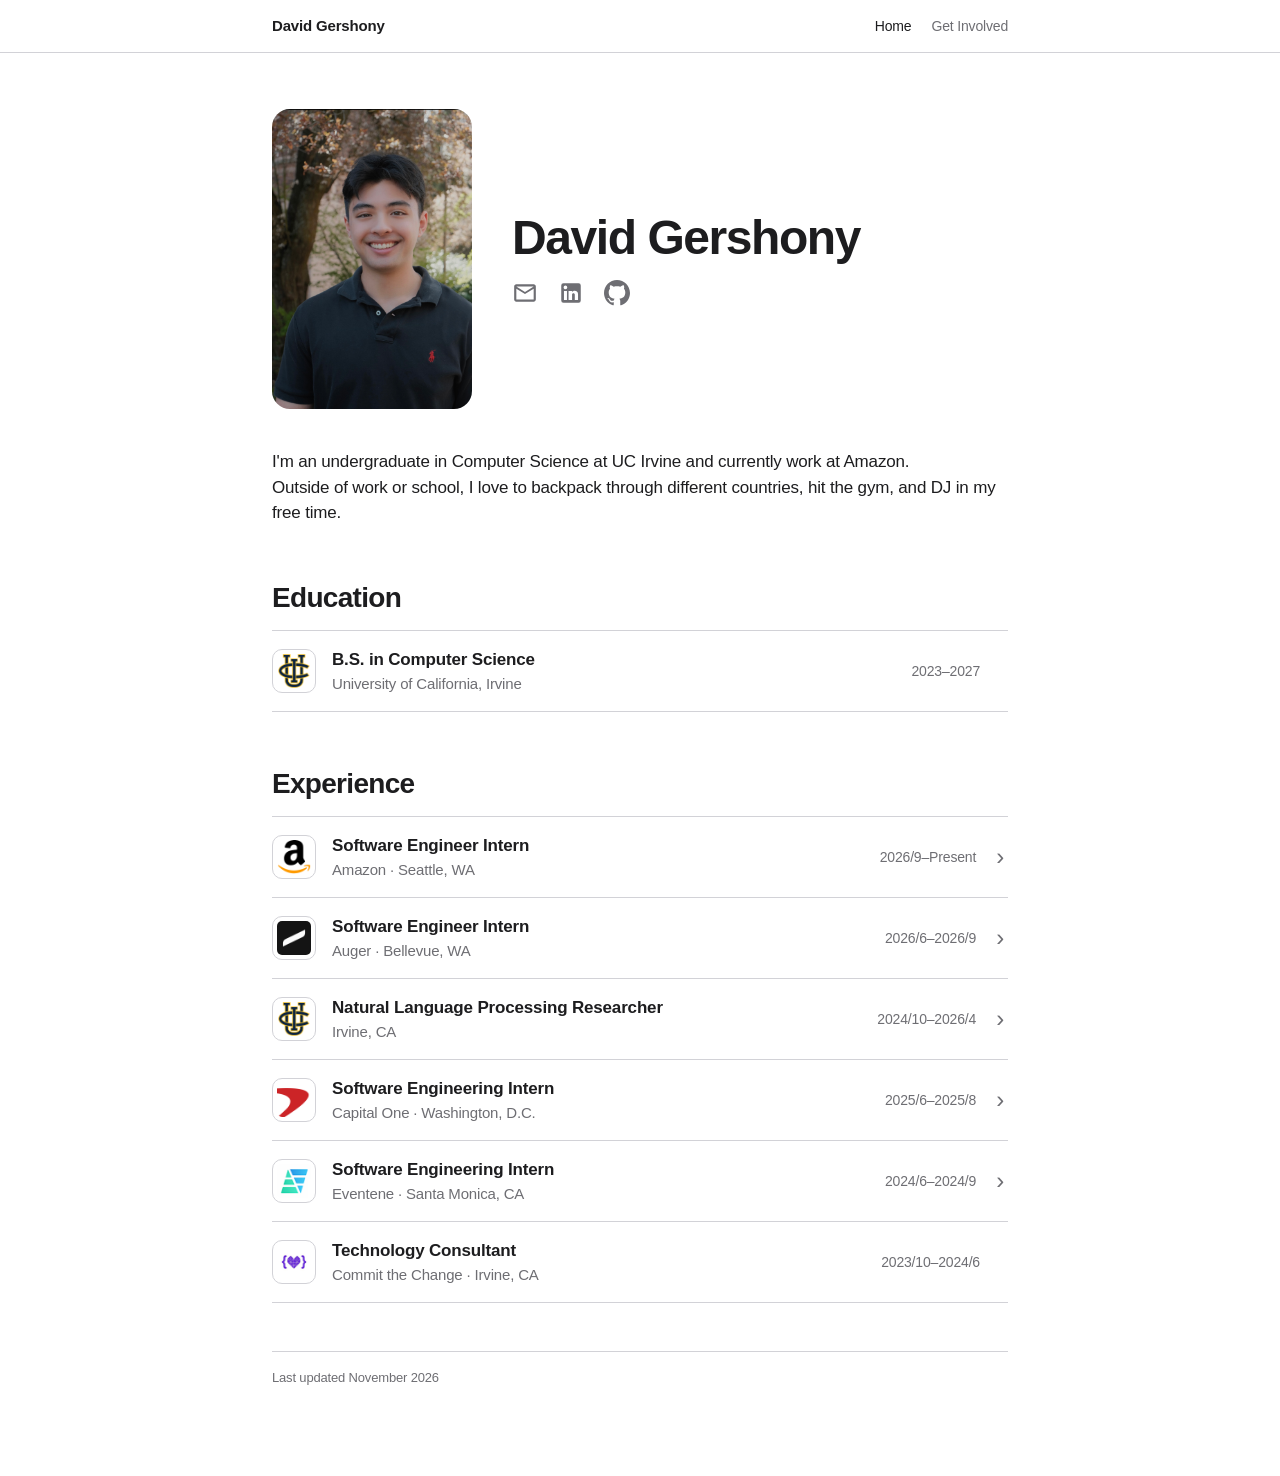
<file: index.html>
<!DOCTYPE html>
<html lang="en">
<head>
    <meta charset="UTF-8">
    <meta name="viewport" content="width=device-width, initial-scale=1.0">
    <meta name="format-detection" content="telephone=no">
    <title>David Gershony</title>
    <meta name="author" content="David Gershony">
    <meta name="description" content="Homepage of David Gershony">
    <link rel="stylesheet" href="style.css">
</head>
<body>
<nav class="nav"><div class="nav-inner">
    <a class="nav-brand" href="index.html">David Gershony</a>
    <div class="nav-links"><a href="index.html" aria-current="page">Home</a><a href="open-projects.html">Get Involved</a></div>
</div></nav>
<div class="container">

<div class="header">
    <div class="header-photo">
        <img src="images/headshot.jpg" alt="David Gershony">
    </div>
    <div class="header-info">
        <h1>David Gershony</h1>
        <div class="social-icons">
            <a href="mailto:david.gershony.7@gmail.com" aria-label="Email" title="Email">
                <svg viewBox="0 0 24 24"><path d="M22 6C22 4.9 21.1 4 20 4H4C2.9 4 2 4.9 2 6V18C2 19.1 2.9 20 4 20H20C21.1 20 22 19.1 22 18V6ZM20 6L12 11L4 6H20ZM20 18H4V8L12 13L20 8V18Z"/></svg>
            </a>
            <a href="https://linkedin.com/in/david-gershony" target="_blank" aria-label="LinkedIn" title="LinkedIn">
                <svg viewBox="0 0 24 24"><path d="M19 3A2 2 0 0 1 21 5V19A2 2 0 0 1 19 21H5A2 2 0 0 1 3 19V5A2 2 0 0 1 5 3H19M18.5 18.5V13.2A3.26 3.26 0 0 0 15.24 9.94C14.39 9.94 13.4 10.46 13 11.18V10.13H9.75V18.5H13V13.57C13 12.8 13.44 12.25 14.2 12.25C14.96 12.25 15.5 12.8 15.5 13.57V18.5H18.5M6.88 8.56A1.68 1.68 0 0 0 8.56 6.88C8.56 6 7.76 5.19 6.88 5.19C6 5.19 5.19 6 5.19 6.88C5.19 7.76 6 8.56 6.88 8.56M8.27 18.5V10.13H5.5V18.5H8.27Z"/></svg>
            </a>
            <a href="https://github.com/gdavid7" target="_blank" aria-label="GitHub" title="GitHub">
                <svg viewBox="0 0 24 24"><path d="M12 0c-6.626 0-12 5.373-12 12 0 5.302 3.438 9.8 8.207 11.387.599.111.793-.261.793-.577v-2.234c-3.338.726-4.033-1.416-4.033-1.416-.546-1.387-1.333-1.756-1.333-1.756-1.089-.745.083-.729.083-.729 1.205.084 1.839 1.237 1.839 1.237 1.07 1.834 2.807 1.304 3.492.997.107-.775.418-1.305.762-1.604-2.665-.305-5.467-1.334-5.467-5.931 0-1.311.469-2.381 1.236-3.221-.124-.303-.535-1.524.117-3.176 0 0 1.008-.322 3.301 1.23.957-.266 1.983-.399 3.003-.404 1.02.005 2.047.138 3.006.404 2.291-1.552 3.297-1.23 3.297-1.23.653 1.653.242 2.874.118 3.176.77.84 1.235 1.911 1.235 3.221 0 4.609-2.807 5.624-5.479 5.921.43.372.823 1.102.823 2.222v3.293c0 .319.192.694.801.576 4.765-1.589 8.199-6.086 8.199-11.386 0-6.627-5.373-12-12-12z"/></svg>
            </a>
        </div>
    </div>
</div>

<p class="intro">
I'm an undergraduate in Computer Science at UC Irvine and currently work at Amazon.<br>
Outside of work or school, I love to backpack through different countries, hit the gym, and DJ in my free time.
</p>

<h3 id="education">Education</h3>
<div class="items">
    <button type="button" class="item" data-slug="uci" data-url="https://uci.edu/">
        <img class="logo" src="images/logos/uci.png" alt="UC Irvine logo" width="44" height="44">
        <div class="item-main">
            <div class="item-title">B.S. in Computer Science</div>
            <div class="item-sub">University of California, Irvine</div>
        </div>
        <div class="item-date">2023&ndash;2027</div>
    </button>
</div>

<h3 id="experience">Experience</h3>
<div class="items">
    <button type="button" class="item" data-slug="amazon" data-url="https://www.amazon.com/">
        <img class="logo" src="images/logos/amazon.png" alt="Amazon logo" width="44" height="44">
        <div class="item-main">
            <div class="item-title">Software Engineer Intern</div>
            <div class="item-sub">Amazon &middot; Seattle, WA</div>
        </div>
        <div class="item-date">2026/9&ndash;Present</div>
    </button>
    <button type="button" class="item" data-slug="auger" data-url="https://www.auger.com/">
        <img class="logo" src="images/logos/auger.png" alt="Auger logo" width="44" height="44">
        <div class="item-main">
            <div class="item-title">Software Engineer Intern</div>
            <div class="item-sub">Auger &middot; Bellevue, WA</div>
        </div>
        <div class="item-date">2026/6&ndash;2026/9</div>
    </button>
    <button type="button" class="item" data-slug="research" data-url="">
        <img class="logo" src="images/logos/uci.png" alt="UC Irvine logo" width="44" height="44">
        <div class="item-main">
            <div class="item-title">Natural Language Processing Researcher</div>
            <div class="item-sub">Irvine, CA</div>
        </div>
        <div class="item-date">2024/10&ndash;2026/4</div>
    </button>
    <button type="button" class="item" data-slug="capital-one" data-url="https://www.capitalone.com/">
        <img class="logo" src="images/logos/capitalone.png" alt="Capital One logo" width="44" height="44">
        <div class="item-main">
            <div class="item-title">Software Engineering Intern</div>
            <div class="item-sub">Capital One &middot; Washington, D.C.</div>
        </div>
        <div class="item-date">2025/6&ndash;2025/8</div>
    </button>
    <button type="button" class="item" data-slug="eventene" data-url="https://www.eventene.com/">
        <img class="logo" src="images/logos/eventene.png" alt="Eventene logo" width="44" height="44">
        <div class="item-main">
            <div class="item-title">Software Engineering Intern</div>
            <div class="item-sub">Eventene &middot; Santa Monica, CA</div>
        </div>
        <div class="item-date">2024/6&ndash;2024/9</div>
    </button>
    <button type="button" class="item" data-slug="commit-the-change" data-url="https://github.com/ctc-uci">
        <img class="logo" src="images/logos/ctc.jpg" alt="Commit the Change logo" width="44" height="44">
        <div class="item-main">
            <div class="item-title">Technology Consultant</div>
            <div class="item-sub">Commit the Change &middot; Irvine, CA</div>
        </div>
        <div class="item-date">2023/10&ndash;2024/6</div>
    </button>
</div>

<hr/>
<p class="last-update">Last updated November 2026</p>

</div>

<dialog id="detail" aria-labelledby="detail-title">
    <div class="detail-inner">
        <div class="detail-head">
            <img class="logo" id="detail-logo" alt="" width="44" height="44">
            <div class="item-main">
                <div class="item-title" id="detail-title"></div>
                <div class="item-sub" id="detail-sub"></div>
                <div class="item-date" id="detail-date"></div>
            </div>
            <button type="button" class="detail-close" id="detail-close" aria-label="Close">&times;</button>
        </div>
        <div class="md" id="detail-body"></div>
        <a class="detail-visit" id="detail-visit" target="_blank" rel="noopener">Visit website &#8599;</a>
    </div>
</dialog>

<script src="vendor/marked.min.js"></script>
<script src="vendor/purify.min.js"></script>
<script src="details.js"></script>
</body>
</html>
</file>
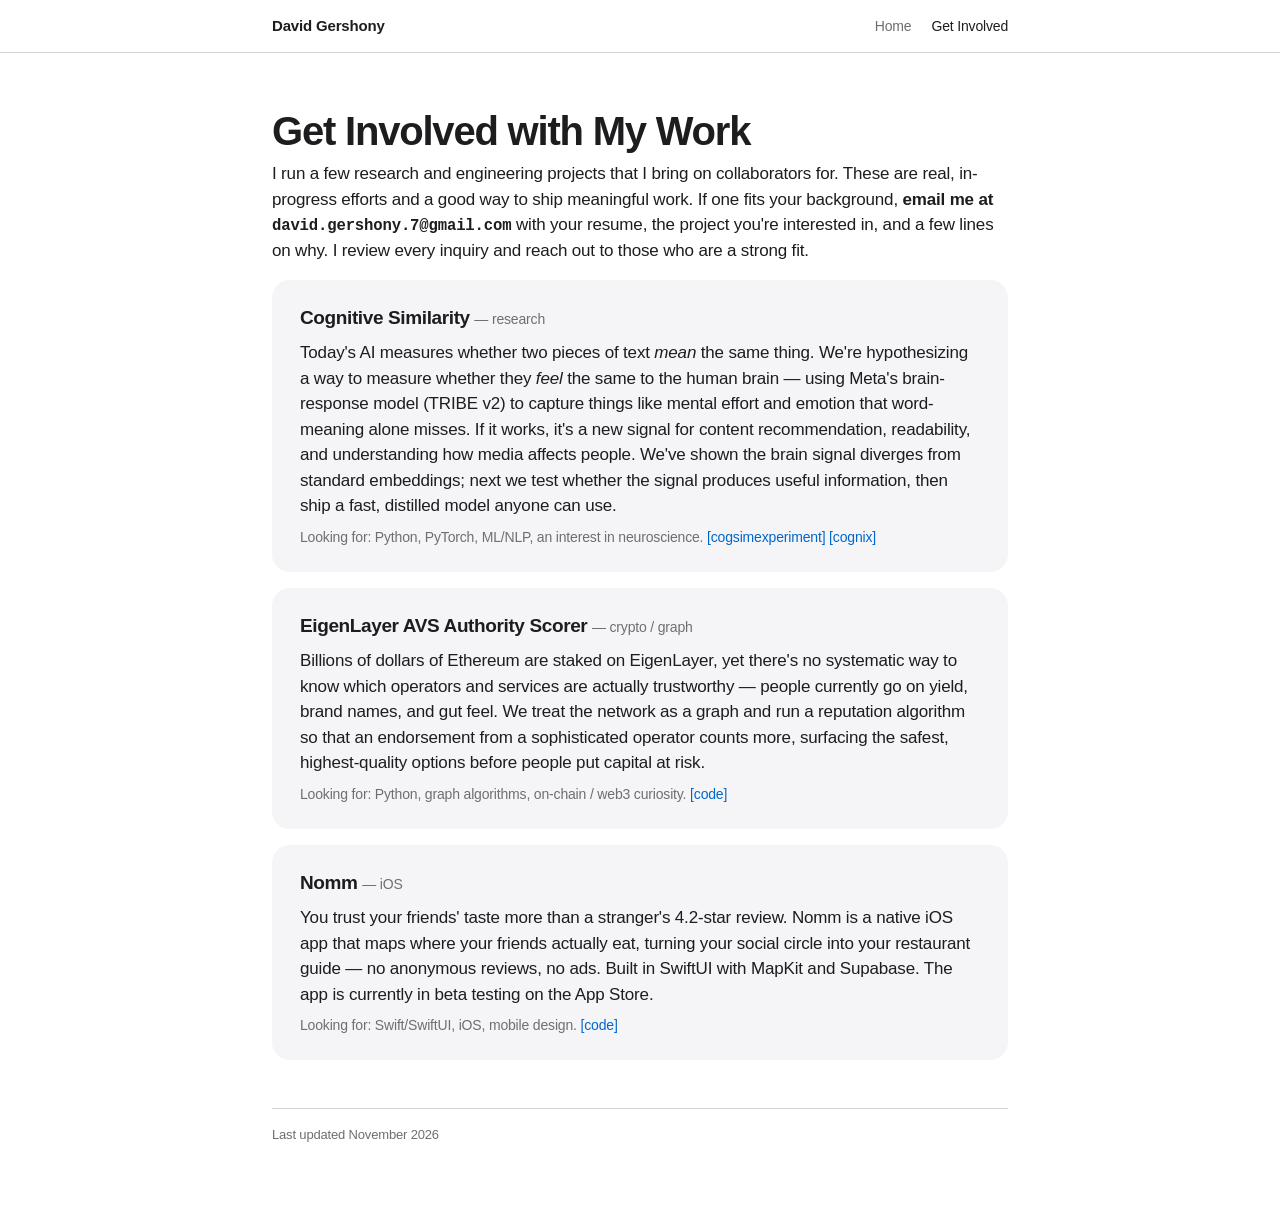
<file: open-projects.html>
<!DOCTYPE html>
<html lang="en">
<head>
    <meta charset="UTF-8">
    <meta name="viewport" content="width=device-width, initial-scale=1.0">
    <meta name="format-detection" content="telephone=no">
    <title>David Gershony &mdash; Open Projects</title>
    <link rel="stylesheet" href="style.css">
</head>
<body>
<nav class="nav"><div class="nav-inner">
    <a class="nav-brand" href="index.html">David Gershony</a>
    <div class="nav-links"><a href="index.html">Home</a><a href="open-projects.html" aria-current="page">Get Involved</a></div>
</div></nav>
<div class="container">


<h1 class="page-title">Get Involved with My Work</h1>
<p>
I run a few research and engineering projects that I bring on collaborators for. These are real, in-progress efforts and a good way to ship meaningful work. If one fits your background, <b>email me at <tt>david.gershony.7@gmail.com</tt></b> with your resume, the project you're interested in, and a few lines on why. I review every inquiry and reach out to those who are a strong fit.
</p>

<div class="entry">
    <p><span class="entry-title">Cognitive Similarity</span> <span class="entry-meta">&mdash; research</span></p>
    <p>Today's AI measures whether two pieces of text <i>mean</i> the same thing. We're hypothesizing a way to measure whether they <i>feel</i> the same to the human brain &mdash; using Meta's brain-response model (TRIBE v2) to capture things like mental effort and emotion that word-meaning alone misses. If it works, it's a new signal for content recommendation, readability, and understanding how media affects people. We've shown the brain signal diverges from standard embeddings; next we test whether the signal produces useful information, then ship a fast, distilled model anyone can use.</p>
    <p class="entry-meta">Looking for: Python, PyTorch, ML/NLP, an interest in neuroscience. <a href="https://github.com/gdavid7/cogsimexperiment" target="_blank">[cogsimexperiment]</a> <a href="https://github.com/gdavid7/cognix" target="_blank">[cognix]</a></p>
</div>

<div class="entry">
    <p><span class="entry-title">EigenLayer AVS Authority Scorer</span> <span class="entry-meta">&mdash; crypto / graph</span></p>
    <p>Billions of dollars of Ethereum are staked on EigenLayer, yet there's no systematic way to know which operators and services are actually trustworthy &mdash; people currently go on yield, brand names, and gut feel. We treat the network as a graph and run a reputation algorithm so that an endorsement from a sophisticated operator counts more, surfacing the safest, highest-quality options before people put capital at risk.</p>
    <p class="entry-meta">Looking for: Python, graph algorithms, on-chain / web3 curiosity. <a href="https://github.com/gdavid7/avs-authority-score" target="_blank">[code]</a></p>
</div>

<div class="entry">
    <p><span class="entry-title">Nomm</span> <span class="entry-meta">&mdash; iOS</span></p>
    <p>You trust your friends' taste more than a stranger's 4.2-star review. Nomm is a native iOS app that maps where your friends actually eat, turning your social circle into your restaurant guide &mdash; no anonymous reviews, no ads. Built in SwiftUI with MapKit and Supabase. The app is currently in beta testing on the App Store.</p>
    <p class="entry-meta">Looking for: Swift/SwiftUI, iOS, mobile design. <a href="https://github.com/gdavid7/nomm" target="_blank">[code]</a></p>
</div>

<hr/>
<p class="last-update">Last updated November 2026</p>

</div>
</body>
</html>
</file>
<file: style.css>
:root {
    --bg: #ffffff;
    --bg-alt: #f5f5f7;
    --text: #1d1d1f;
    --text-2: #6e6e73;
    --line: #d2d2d7;
    --link: #0066cc;
    --nav-bg: rgba(255, 255, 255, 0.72);
}

* { box-sizing: border-box; }

html { -webkit-text-size-adjust: 100%; }

body {
    font-family: -apple-system, BlinkMacSystemFont, "SF Pro Text", "Helvetica Neue", Helvetica, Arial, sans-serif;
    font-size: 17px;
    line-height: 1.5;
    letter-spacing: -0.01em;
    color: var(--text);
    background: var(--bg);
    margin: 0;
    -webkit-font-smoothing: antialiased;
}

a { color: var(--link); text-decoration: none; }
a:hover { text-decoration: underline; }
a:focus-visible { outline: 2px solid var(--link); outline-offset: 3px; border-radius: 4px; }

/* Navigation */
.nav {
    position: sticky;
    top: 0;
    z-index: 10;
    background: var(--nav-bg);
    -webkit-backdrop-filter: saturate(180%) blur(20px);
    backdrop-filter: saturate(180%) blur(20px);
    border-bottom: 1px solid var(--line);
}

.nav-inner {
    max-width: 780px;
    margin: 0 auto;
    padding: 0 22px;
    height: 52px;
    display: flex;
    align-items: center;
    justify-content: space-between;
    gap: 16px;
}

.nav-brand { font-weight: 600; color: var(--text); font-size: 15px; white-space: nowrap; }
.nav-brand:hover { text-decoration: none; }

.nav-links { display: flex; gap: 20px; }
.nav-links a { color: var(--text-2); font-size: 14px; white-space: nowrap; }
.nav-links a:hover { color: var(--text); text-decoration: none; }
.nav-links a[aria-current="page"] { color: var(--text); }

/* Layout */
.container {
    max-width: 780px;
    margin: 0 auto;
    padding: 56px 22px 72px;
}

/* Header */
.header {
    display: flex;
    gap: 40px;
    align-items: center;
}

.header-photo {
    width: 200px;
    flex-shrink: 0;
}

.header-photo img {
    width: 100%;
    height: auto;
    display: block;
    border-radius: 18px;
}

.header-info { flex: 1; min-width: 0; }

.header h1 {
    font-size: 48px;
    line-height: 1.08;
    font-weight: 600;
    letter-spacing: -0.03em;
    margin: 0 0 12px;
}

.header p { margin: 0 0 12px; color: var(--text-2); }
.position { font-size: 19px; }
.header b { color: var(--text); font-weight: 600; }

.social-icons { display: flex; gap: 20px; margin-top: 16px; }
.social-icons a { display: inline-flex; align-items: center; padding: 6px; margin: -6px; }
.social-icons svg { width: 26px; height: 26px; fill: var(--text-2); transition: fill 0.2s; }
.social-icons a:hover svg { fill: var(--text); }

/* Callout */
.callout {
    display: flex;
    align-items: center;
    justify-content: space-between;
    gap: 20px;
    background: var(--bg-alt);
    border-radius: 18px;
    padding: 24px 28px;
    margin: 48px 0 40px;
    color: var(--text);
    transition: transform 0.2s ease;
}

.callout:hover { text-decoration: none; transform: scale(1.01); }
.callout-body { min-width: 0; }
.callout-title { display: block; font-weight: 600; font-size: 21px; letter-spacing: -0.02em; }
.callout-text { display: block; color: var(--text-2); font-size: 15px; margin-top: 4px; }
.callout-arrow { flex-shrink: 0; font-size: 24px; color: var(--link); transition: transform 0.2s ease; }
.callout:hover .callout-arrow { transform: translateX(4px); }

/* Content */
h2, h3 {
    font-size: 28px;
    line-height: 1.15;
    font-weight: 600;
    letter-spacing: -0.025em;
    margin: 56px 0 16px;
}

.page-title {
    font-size: 40px;
    line-height: 1.1;
    font-weight: 600;
    letter-spacing: -0.03em;
    margin: 0 0 8px;
}

.lead { font-size: 21px; line-height: 1.4; letter-spacing: -0.015em; }

p { margin: 0 0 16px; }

ul { list-style: none; padding: 0; margin: 0; }

ul li {
    padding: 14px 0;
    border-top: 1px solid var(--line);
}
ul li:last-child { border-bottom: 1px solid var(--line); }

tt { font-family: ui-monospace, "SF Mono", Menlo, monospace; font-size: 0.92em; }

hr { border: none; border-top: 1px solid var(--line); margin: 48px 0 0; }

.last-update { color: var(--text-2); font-size: 13px; margin-top: 16px; }

/* Project / research entries */
.entry {
    background: var(--bg-alt);
    border-radius: 18px;
    padding: 24px 28px;
    margin-bottom: 16px;
}

.entry p { margin: 0 0 8px; }
.entry p:last-child { margin-bottom: 0; }
.entry-title { font-weight: 600; font-size: 19px; letter-spacing: -0.02em; }
.entry-meta { color: var(--text-2); font-size: 14px; }

.entry-photo { margin: 16px 0 0; }
.entry-photo img { width: 100%; height: auto; display: block; border-radius: 12px; }
.entry-photo figcaption { color: var(--text-2); font-size: 13px; margin-top: 8px; }

/* Education / experience rows */
.intro { margin-top: 40px; }

.items { border-top: 1px solid var(--line); }

.item {
    display: flex;
    align-items: center;
    gap: 16px;
    padding: 16px 0;
    border-bottom: 1px solid var(--line);
}

a.item { color: var(--text); }
a.item:hover { text-decoration: none; }
a.item:hover .item-title { color: var(--link); }
a.item:hover .logo { transform: scale(1.06); }

.logo {
    transition: transform 0.2s ease;
    width: 44px;
    height: 44px;
    flex-shrink: 0;
    object-fit: contain;
    background: #fff;
    border-radius: 10px;
    padding: 4px;
    border: 1px solid var(--line);
}

.item-main { flex: 1; min-width: 0; }
.item-title { font-weight: 600; letter-spacing: -0.01em; }
.item-sub { color: var(--text-2); font-size: 15px; }
.item-date { color: var(--text-2); font-size: 14px; white-space: nowrap; font-variant-numeric: tabular-nums; }

@media (max-width: 560px) {
    .item { flex-wrap: wrap; row-gap: 0; }
    .item-date { width: 100%; padding-left: 60px; margin-top: -2px; }
}

/* Mobile */
@media (max-width: 720px) {
    body { font-size: 16px; }
    .container { padding: 40px 20px 56px; }
    .header { flex-direction: column; text-align: center; gap: 24px; }
    .header-photo { width: 180px; }
    .header h1 { font-size: 36px; }
    .social-icons { justify-content: center; }
    .page-title { font-size: 32px; }
    h2, h3 { font-size: 24px; margin-top: 44px; }
    .entry, .callout { padding: 20px; }
    .nav-links { gap: 14px; }
}

@media (prefers-reduced-motion: reduce) {
    * { transition: none !important; }
}

/* Expandable rows */
button.item {
    width: 100%;
    font: inherit;
    color: inherit;
    text-align: left;
    background: none;
    border: 0;
    border-bottom: 1px solid var(--line);
    cursor: default;
    letter-spacing: inherit;
}
button.item.expandable { cursor: pointer; position: relative; padding-right: 4px; }
button.item.expandable::after {
    content: "\203A";
    color: var(--text-2);
    font-size: 24px;
    line-height: 1;
    margin-left: 4px;
    transition: transform 0.2s ease;
}
button.item.expandable:hover .item-title { color: var(--link); }
button.item.expandable:hover .logo { transform: scale(1.06); }
button.item.expandable:hover::after { transform: translateX(3px); }
button.item:focus-visible { outline: 2px solid var(--link); outline-offset: 2px; border-radius: 8px; }
.items { border-top: 1px solid var(--line); }

/* Details window */
body:has(dialog[open]) { overflow: hidden; }

dialog#detail {
    width: min(640px, calc(100% - 32px));
    max-height: 85vh;
    padding: 0;
    border: 0;
    border-radius: 20px;
    background: var(--bg);
    color: var(--text);
    box-shadow: 0 24px 80px rgba(0, 0, 0, 0.28);
    overflow: auto;
}

dialog#detail[open] { animation: pop 0.22s ease; }
dialog#detail::backdrop {
    background: rgba(0, 0, 0, 0.35);
    -webkit-backdrop-filter: blur(6px);
    backdrop-filter: blur(6px);
}
dialog#detail[open]::backdrop { animation: fade 0.22s ease; }

@keyframes pop { from { opacity: 0; transform: scale(0.96) translateY(8px); } }
@keyframes fade { from { opacity: 0; } }

.detail-inner { padding: 28px; }

.detail-head {
    display: flex;
    gap: 16px;
    align-items: center;
    padding-bottom: 20px;
    margin-bottom: 20px;
    border-bottom: 1px solid var(--line);
}

.detail-head .item-title { font-size: 19px; letter-spacing: -0.02em; }
.detail-head .item-date { margin-top: 2px; }

.detail-close {
    margin-left: auto;
    align-self: flex-start;
    width: 32px;
    height: 32px;
    flex-shrink: 0;
    border: 0;
    border-radius: 50%;
    background: var(--bg-alt);
    color: var(--text-2);
    font-size: 20px;
    line-height: 1;
    cursor: pointer;
}
.detail-close:hover { color: var(--text); }

.detail-visit { display: inline-block; margin-top: 20px; font-size: 15px; }
.detail-visit[hidden] { display: none; }

/* Rendered Markdown (used in the details window and the editor preview) */
.md { font-size: 16px; line-height: 1.55; }
.md > :first-child { margin-top: 0; }
.md > :last-child { margin-bottom: 0; }
.md h1, .md h2, .md h3, .md h4 { letter-spacing: -0.02em; line-height: 1.2; margin: 1.4em 0 0.5em; }
.md h1 { font-size: 24px; } .md h2 { font-size: 20px; } .md h3 { font-size: 17px; } .md h4 { font-size: 15px; }
.md p { margin: 0 0 1em; }
.md ul, .md ol { margin: 0 0 1em; padding-left: 1.4em; list-style: revert; }
.md ul li, .md ol li { padding: 0; border: 0; margin-bottom: 0.3em; }
.md img { max-width: 100%; height: auto; border-radius: 12px; display: block; margin: 1em 0; }
.md blockquote { margin: 0 0 1em; padding: 4px 16px; border-left: 3px solid var(--line); color: var(--text-2); }
.md code { font-family: ui-monospace, "SF Mono", Menlo, monospace; font-size: 0.9em; background: var(--bg-alt); padding: 2px 6px; border-radius: 6px; }
.md pre { background: var(--bg-alt); padding: 14px 16px; border-radius: 12px; overflow-x: auto; margin: 0 0 1em; }
.md pre code { background: none; padding: 0; }
.md hr { margin: 1.5em 0; }
.md table { border-collapse: collapse; margin: 0 0 1em; font-size: 15px; }
.md th, .md td { border: 1px solid var(--line); padding: 6px 12px; }

@media (max-width: 560px) {
    .detail-inner { padding: 20px; }
}
button.item:not(.expandable) { padding-right: 28px; }
</file>
